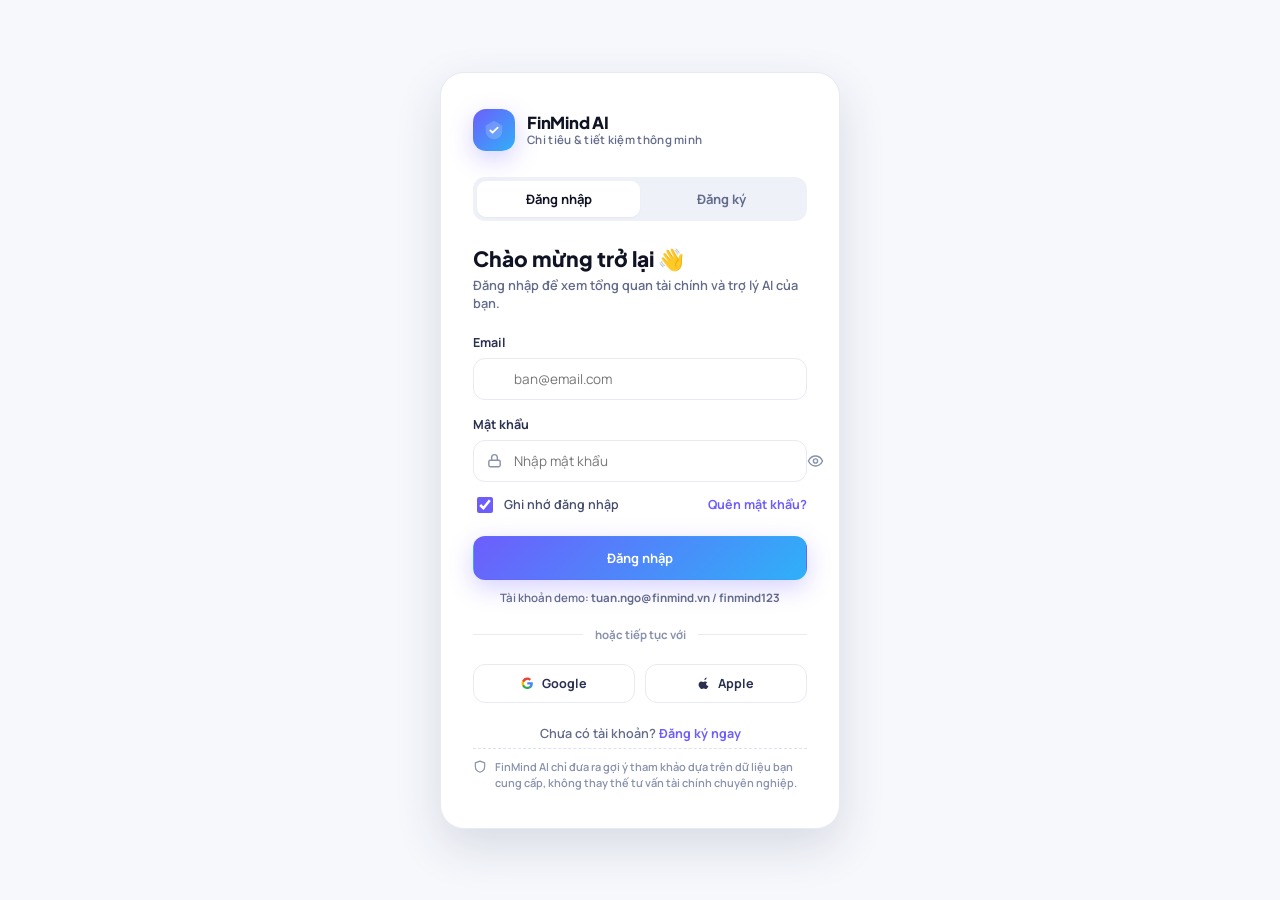
<file: frontend/index.html>
<!doctype html>
<html lang="vi">
<head>
<meta charset="UTF-8" />
<meta name="viewport" content="width=device-width, initial-scale=1.0" />
<title>FinMind AI — Đăng nhập</title>
<link rel="stylesheet" href="css/style.css?v=2" />
</head>
<body>
<div class="auth-shell">

  <section class="auth-form-col">
    <div class="auth-card">
      <div class="brand">
        <div class="brand-mark" id="logoIcon2" style="background:linear-gradient(135deg,var(--brand-1),var(--brand-2))"></div>
        <div class="brand-text"><b>FinMind AI</b><span>Chi tiêu &amp; tiết kiệm thông minh</span></div>
      </div>

      <div class="auth-tabs">
        <button id="tabLogin" class="active">Đăng nhập</button>
        <button id="tabRegister">Đăng ký</button>
      </div>

      <!-- LOGIN FORM -->
      <form id="loginForm">
        <h2>Chào mừng trở lại 👋</h2>
        <p class="lead">Đăng nhập để xem tổng quan tài chính và trợ lý AI của bạn.</p>

        <div class="field">
          <label>Email</label>
          <div class="input-icon-wrap" id="loginMailWrap">
            <input class="input" type="email" id="loginEmail" placeholder="ban@email.com" required />
          </div>
        </div>
        <div class="field">
          <label>Mật khẩu</label>
          <div class="input-icon-wrap" style="position:relative">
            <span id="loginLockIcon"></span>
            <input class="input" type="password" id="loginPass" placeholder="Nhập mật khẩu" required />
            <span class="pass-toggle" id="toggleLoginPass"></span>
          </div>
        </div>

        <div class="auth-row-between">
          <label class="checkbox-row"><input type="checkbox" checked /> Ghi nhớ đăng nhập</label>
          <span class="link-accent">Quên mật khẩu?</span>
        </div>

        <button type="submit" class="btn btn-primary w-full" id="loginSubmitBtn" style="justify-content:center;padding:12px;">Đăng nhập</button>
        <p class="text-muted" style="text-align:center;font-size:11.5px;margin-top:10px;">Tài khoản demo: <b>tuan.ngo@finmind.vn</b> / <b>finmind123</b></p>

        <div class="divider-or">hoặc tiếp tục với</div>
        <div class="oauth-row">
          <button type="button" class="oauth-btn" id="googleIcon">Google</button>
          <button type="button" class="oauth-btn" id="appleIcon">Apple</button>
        </div>

        <p class="auth-foot">Chưa có tài khoản? <span class="link-accent" id="goRegister">Đăng ký ngay</span></p>
      </form>

      <!-- REGISTER FORM -->
      <form id="registerForm" style="display:none">
        <h2>Tạo tài khoản mới ✨</h2>
        <p class="lead">Miễn phí, mất chưa đến 1 phút để bắt đầu quản lý chi tiêu.</p>

        <div class="field">
          <label>Họ và tên</label>
          <input class="input" type="text" id="regName" placeholder="Nguyễn Văn A" required />
        </div>
        <div class="field">
          <label>Email</label>
          <input class="input" type="email" id="regEmail" placeholder="ban@email.com" required />
        </div>
        <div class="field">
          <label>Mật khẩu</label>
          <input class="input" type="password" id="regPassword" placeholder="Tối thiểu 8 ký tự" required minlength="8" />
        </div>
        <div class="field">
          <label>Xác nhận mật khẩu</label>
          <input class="input" type="password" id="regPasswordConfirm" placeholder="Nhập lại mật khẩu" required minlength="8" />
        </div>
        <label class="checkbox-row" style="margin-bottom:18px;">
          <input type="checkbox" required /> Tôi đồng ý với Điều khoản sử dụng &amp; Chính sách bảo mật
        </label>

        <button type="submit" class="btn btn-primary w-full" id="registerSubmitBtn" style="justify-content:center;padding:12px;">Tạo tài khoản</button>

        <p class="auth-foot">Đã có tài khoản? <span class="link-accent" id="goLogin">Đăng nhập</span></p>
      </form>

      <div class="disclaimer" id="authDisclaimer">
        <span>FinMind AI chỉ đưa ra gợi ý tham khảo dựa trên dữ liệu bạn cung cấp, không thay thế tư vấn tài chính chuyên nghiệp.</span>
      </div>
    </div>
  </section>

</div>

<script src="js/icons.js"></script>
<script src="js/api.js"></script>
<script src="js/data.js"></script>
<script src="js/ui.js"></script>
<script>
  document.getElementById('logoIcon2').innerHTML = icon('logoMark');
  document.getElementById('loginLockIcon').outerHTML = icon('lock');
  document.getElementById('toggleLoginPass').innerHTML = icon('eye');
  document.getElementById('googleIcon').innerHTML = icon('google') + ' Google';
  document.getElementById('appleIcon').innerHTML = icon('apple') + ' Apple';
  document.getElementById('authDisclaimer').innerHTML = icon('shield') + '<span>FinMind AI chỉ đưa ra gợi ý tham khảo dựa trên dữ liệu bạn cung cấp, không thay thế tư vấn tài chính chuyên nghiệp.</span>';

  const tabLogin = document.getElementById('tabLogin');
  const tabRegister = document.getElementById('tabRegister');
  const loginForm = document.getElementById('loginForm');
  const registerForm = document.getElementById('registerForm');

  function showLogin(){
    tabLogin.classList.add('active'); tabRegister.classList.remove('active');
    loginForm.style.display='block'; registerForm.style.display='none';
  }
  function showRegister(){
    tabRegister.classList.add('active'); tabLogin.classList.remove('active');
    registerForm.style.display='block'; loginForm.style.display='none';
  }
  tabLogin.addEventListener('click', showLogin);
  tabRegister.addEventListener('click', showRegister);
  document.getElementById('goRegister').addEventListener('click', showRegister);
  document.getElementById('goLogin').addEventListener('click', showLogin);

  let passVisible = false;
  document.getElementById('toggleLoginPass').addEventListener('click', ()=>{
    passVisible = !passVisible;
    const inp = document.getElementById('loginPass');
    inp.type = passVisible ? 'text' : 'password';
    document.getElementById('toggleLoginPass').innerHTML = icon(passVisible?'eyeOff':'eye');
  });

  if(Api.isLoggedIn()){ window.location.href = 'dashboard.html'; }

  function setBusy(btn, busy, busyText, idleText){
    btn.disabled = busy;
    btn.textContent = busy ? busyText : idleText;
  }

  loginForm.addEventListener('submit', async (e)=>{
    e.preventDefault();
    const btn = document.getElementById('loginSubmitBtn');
    const email = document.getElementById('loginEmail').value.trim();
    const password = document.getElementById('loginPass').value;
    setBusy(btn, true, 'Đang đăng nhập…', 'Đăng nhập');
    try{
      const res = await Api.login(email, password);
      Api.setToken(res.access_token);
      clearViewPeriod();
      window.location.href = 'dashboard.html';
    }catch(err){
      showToast(err.message || 'Đăng nhập thất bại', 'error');
      setBusy(btn, false, '', 'Đăng nhập');
    }
  });

  registerForm.addEventListener('submit', async (e)=>{
    e.preventDefault();
    const btn = document.getElementById('registerSubmitBtn');
    const name = document.getElementById('regName').value.trim();
    const email = document.getElementById('regEmail').value.trim();
    const password = document.getElementById('regPassword').value;
    const confirm = document.getElementById('regPasswordConfirm').value;
    if(password !== confirm){ showToast('Mật khẩu xác nhận không khớp', 'error'); return; }

    setBusy(btn, true, 'Đang tạo tài khoản…', 'Tạo tài khoản');
    try{
      const res = await Api.register(email, password, name);
      Api.setToken(res.access_token);
      clearViewPeriod();
      window.location.href = 'dashboard.html';
    }catch(err){
      showToast(err.message || 'Đăng ký thất bại', 'error');
      setBusy(btn, false, '', 'Tạo tài khoản');
    }
  });
</script>
</body>
</html>
</file>
<file: frontend/css/style.css>
/* =========================================================
   FinMind AI — Hệ thống quản lý chi tiêu cá nhân tích hợp AI
   Design system dùng chung cho toàn bộ ứng dụng
   ========================================================= */

@import url('https://fonts.googleapis.com/css2?family=Plus+Jakarta+Sans:wght@400;500;600;700;800&family=Manrope:wght@400;500;600;700;800&display=swap');

:root{
  /* Bảng màu thương hiệu: gradient tím–xanh biển gợi "trí tuệ nhân tạo",
     tách biệt rõ với xanh lá (thu) / cam đỏ (chi) để đọc số liệu nhanh */
  --brand-1:#6d5efc;
  --brand-2:#2fb0f8;
  --brand-3:#17d1c4;
  --ink-900:#101323;
  --ink-800:#1b2036;
  --ink-700:#2a3050;
  --ink-600:#454c6e;
  --ink-500:#636b8c;
  --ink-400:#8891ad;
  --ink-300:#b3bad0;
  --ink-200:#dde1ec;
  --ink-100:#eef1f8;
  --ink-50:#f6f8fc;
  --white:#ffffff;

  --income:#16b981;
  --income-bg:#e7f9f1;
  --expense:#f65c6f;
  --expense-bg:#feecee;
  --warn:#f6a623;
  --warn-bg:#fef3dc;
  --info:#2fb0f8;
  --info-bg:#e7f5fe;
  --purple:#8b6df2;
  --purple-bg:#f1edfe;
  --teal:#17b3ac;
  --teal-bg:#e5f9f7;

  --bg-app: radial-gradient(1200px 600px at 100% -10%, #eef2ff 0%, #f6f8fc 45%) fixed;
  --card:#ffffff;
  --border: #e7eaf3;
  --shadow-sm: 0 1px 2px rgba(16,19,35,.04);
  --shadow-md: 0 6px 20px rgba(35,41,80,.07);
  --shadow-lg: 0 18px 48px rgba(35,41,80,.14);
  --shadow-glow: 0 8px 24px rgba(109,94,252,.28);

  --radius-sm:10px;
  --radius-md:16px;
  --radius-lg:22px;
  --radius-pill:999px;

  --font-display:'Plus Jakarta Sans', 'Manrope', system-ui, sans-serif;
  --font-body:'Manrope', 'Plus Jakarta Sans', system-ui, sans-serif;

  --sidebar-w: 268px;
  --sidebar-w-collapsed: 84px;
  --header-h: 76px;
}

*,*::before,*::after{ box-sizing:border-box; }
html,body{ height:100%; }
body{
  margin:0;
  font-family:var(--font-body);
  color:var(--ink-800);
  background:var(--bg-app);
  -webkit-font-smoothing:antialiased;
  font-size:14.5px;
}
h1,h2,h3,h4{ font-family:var(--font-display); color:var(--ink-900); margin:0; }
p{ margin:0; }
a{ color:inherit; text-decoration:none; }
button{ font-family:inherit; }
ul{ list-style:none; margin:0; padding:0; }
img{ max-width:100%; display:block; }
/* An toàn cho mọi icon SVG: nếu một nơi nào đó quên khai báo kích thước riêng,
   SVG sẽ co theo cỡ chữ (1em) thay vì phình ra kích thước mặc định ~150px của trình duyệt. */
svg{ width:1em; height:1em; flex:none; }
::selection{ background:rgba(109,94,252,.22); }

/* ---------- Scrollbar ---------- */
::-webkit-scrollbar{ width:9px; height:9px; }
::-webkit-scrollbar-track{ background:transparent; }
::-webkit-scrollbar-thumb{ background:var(--ink-200); border-radius:99px; }
::-webkit-scrollbar-thumb:hover{ background:var(--ink-300); }

/* ---------- Brand mark ---------- */
.brand{ display:flex; align-items:center; gap:12px; }
.brand-mark{
  width:42px; height:42px; border-radius:13px; flex:none;
  background:linear-gradient(135deg, var(--brand-1), var(--brand-2) 60%, var(--brand-3));
  display:flex; align-items:center; justify-content:center;
  box-shadow: var(--shadow-glow);
}
.brand-mark svg{ width:22px; height:22px; }
.brand-text{ line-height:1.2; }
.brand-text b{ display:block; font-family:var(--font-display); font-weight:800; font-size:16.5px; color:var(--ink-900); letter-spacing:-.2px; }
.brand-text span{ display:block; font-size:11.5px; color:var(--ink-500); font-weight:600; letter-spacing:.3px; }

/* =========================================================
   APP SHELL — sidebar + header + content
   ========================================================= */
.app-shell{ display:flex; min-height:100vh; }

.sidebar{
  width:var(--sidebar-w); flex:none;
  background:linear-gradient(180deg,#161a30, #0f1224 85%);
  color:#c7cbe6;
  padding:22px 16px 18px;
  display:flex; flex-direction:column; gap:6px;
  position:sticky; top:0; height:100vh;
  transition:width .22s ease;
  z-index:40;
}
.sidebar.collapsed{ width:var(--sidebar-w-collapsed); }
.sidebar .brand-text b{ color:#fff; }
.sidebar .brand-text span{ color:#8890b8; }
.sidebar.collapsed .brand-text,
.sidebar.collapsed .nav-label,
.sidebar.collapsed .nav-section-title,
.sidebar.collapsed .sidebar-cta{ display:none; }
.sidebar.collapsed .brand{ justify-content:center; }
.sidebar.collapsed .nav-item{ justify-content:center; }

.sidebar-top{ display:flex; align-items:center; justify-content:space-between; padding:2px 4px 18px; }
.sidebar-toggle{
  width:30px; height:30px; border-radius:9px; border:1px solid rgba(255,255,255,.1);
  background:rgba(255,255,255,.06); color:#c7cbe6; cursor:pointer; flex:none;
  display:flex; align-items:center; justify-content:center; transition:.15s;
}
.sidebar-toggle:hover{ background:rgba(255,255,255,.14); color:#fff; }
.sidebar.collapsed .sidebar-toggle svg{ transform:rotate(180deg); }

.nav-section-title{ font-size:10.5px; font-weight:700; letter-spacing:1.2px; color:#5c6390; text-transform:uppercase; padding:16px 12px 6px; }
.nav-scroll{ flex:1; overflow-y:auto; overflow-x:hidden; margin:0 -4px; padding:0 4px; }

.nav-item{
  display:flex; align-items:center; gap:12px; padding:11px 13px; border-radius:12px;
  font-weight:600; font-size:13.8px; color:#aab0d4; cursor:pointer; position:relative;
  transition:background .15s, color .15s;
}
.nav-item svg{ width:19px; height:19px; flex:none; opacity:.9; }
.nav-item:hover{ background:rgba(255,255,255,.06); color:#fff; }
.nav-item.active{
  background:linear-gradient(90deg, rgba(109,94,252,.35), rgba(47,176,248,.16));
  color:#fff;
  box-shadow: inset 0 0 0 1px rgba(255,255,255,.06);
}
.nav-item.active::before{
  content:''; position:absolute; left:-16px; top:8px; bottom:8px; width:4px; border-radius:4px;
  background:linear-gradient(180deg, var(--brand-1), var(--brand-3));
}
.nav-badge{
  margin-left:auto; font-size:10.5px; font-weight:800; padding:2px 7px; border-radius:99px;
  background:rgba(255,255,255,.12); color:#e8eaff;
}
.nav-badge.ai{ background:linear-gradient(90deg,var(--brand-1),var(--brand-3)); color:#fff; }

.sidebar-cta{
  margin-top:10px; padding:16px 14px; border-radius:16px;
  background:linear-gradient(155deg, rgba(109,94,252,.9), rgba(23,209,196,.55));
  color:#fff; position:relative; overflow:hidden;
}
.sidebar-cta h4{ color:#fff; font-size:13.5px; margin-bottom:4px; }
.sidebar-cta p{ font-size:11.5px; color:rgba(255,255,255,.85); line-height:1.4; margin-bottom:10px; }
.sidebar-cta button{
  width:100%; border:none; padding:8px 10px; border-radius:10px; font-weight:700; font-size:12px;
  background:#fff; color:var(--ink-900); cursor:pointer;
}

.sidebar-foot{ margin-top:8px; }
.sidebar-user{ display:flex; align-items:center; gap:10px; padding:10px 8px; border-radius:12px; cursor:pointer; }
.sidebar-user:hover{ background:rgba(255,255,255,.06); }
.avatar{
  width:36px; height:36px; border-radius:11px; flex:none; object-fit:cover;
  background:linear-gradient(135deg,var(--brand-1),var(--brand-2));
  display:flex; align-items:center; justify-content:center; color:#fff; font-weight:800; font-size:13px;
}
.sidebar-user .u-name{ font-size:13px; font-weight:700; color:#fff; }
.sidebar-user .u-role{ font-size:11px; color:#8890b8; }

/* ---------- Main column ---------- */
.main-col{ flex:1; min-width:0; display:flex; flex-direction:column; }

.topbar{
  height:var(--header-h); flex:none; position:sticky; top:0; z-index:30;
  display:flex; align-items:center; gap:16px;
  padding:0 28px; background:rgba(246,248,252,.78); backdrop-filter:blur(10px);
  border-bottom:1px solid var(--border);
}
.topbar-title{ flex:1 1 auto; min-width:0; }
.topbar h1{ font-size:19px; font-weight:800; letter-spacing:-.3px; white-space:nowrap; overflow:hidden; text-overflow:ellipsis; }
.topbar .subtitle{ font-size:12.5px; color:var(--ink-500); font-weight:600; margin-top:1px; white-space:nowrap; overflow:hidden; text-overflow:ellipsis; }
.topbar-spacer{ flex:1; }

.search-box{
  display:flex; align-items:center; gap:8px; background:var(--white); border:1px solid var(--border);
  padding:9px 14px; border-radius:var(--radius-pill); width:230px; flex:none; color:var(--ink-500);
}
.search-box input{ border:none; outline:none; font-size:13px; width:100%; background:transparent; }
.search-box svg{ flex:none; width:16px; height:16px; color:var(--ink-400); }

.period-select-wrap{
  display:flex; align-items:center; gap:7px; background:var(--white); border:1px solid var(--border);
  padding:8px 10px; border-radius:12px; color:var(--ink-500); cursor:pointer; flex:none; position:relative;
}
.period-select-wrap svg{ width:16px; height:16px; flex:none; }
.period-select-wrap svg:last-child{ width:13px; height:13px; color:var(--ink-400); }
.period-select-wrap select{
  border:none; outline:none; background:transparent; font-family:inherit; font-size:12.8px; font-weight:700;
  color:var(--ink-800); cursor:pointer; appearance:none; -webkit-appearance:none; padding-right:2px;
}

.icon-btn{
  width:40px; height:40px; border-radius:12px; border:1px solid var(--border); background:var(--white);
  display:flex; align-items:center; justify-content:center; cursor:pointer; position:relative; color:var(--ink-600);
  transition:.15s; flex:none;
}
.icon-btn:hover{ border-color:var(--brand-1); color:var(--brand-1); }
.icon-btn svg{ width:18px; height:18px; }
.dot-badge{
  position:absolute; top:-4px; right:-4px; background:var(--expense); color:#fff; font-size:9.5px; font-weight:800;
  min-width:16px; height:16px; border-radius:99px; display:flex; align-items:center; justify-content:center; padding:0 3px;
  border:2px solid var(--white);
}
.topbar-user{
  display:flex; align-items:center; gap:10px; cursor:pointer; padding:5px 10px 5px 5px; border-radius:99px;
  border:1px solid var(--border); background:var(--white); flex:none; white-space:nowrap;
}
.topbar-user .avatar{ width:32px; height:32px; border-radius:10px; flex:none; }
.topbar-user-info{ flex:none; line-height:1.3; }
.topbar-user b{ font-size:12.8px; display:block; white-space:nowrap; }
.topbar-user span{ display:block; font-size:10.5px; color:var(--ink-500); white-space:nowrap; }
.topbar-user > svg{ width:14px; height:14px; flex:none; color:var(--ink-400); }

.content{ padding:26px 28px 60px; flex:1; }

/* =========================================================
   REUSABLE COMPONENTS
   ========================================================= */
.page-head{ display:flex; align-items:flex-end; justify-content:space-between; gap:16px; margin-bottom:22px; flex-wrap:wrap; }
.page-head h2{ font-size:24px; font-weight:800; letter-spacing:-.4px; }
.page-head p{ color:var(--ink-500); font-size:13.5px; margin-top:4px; font-weight:600; }
.head-actions{ display:flex; gap:10px; flex-wrap:wrap; }

.btn{
  display:inline-flex; align-items:center; gap:8px; border-radius:12px; padding:10px 16px;
  font-weight:700; font-size:13px; cursor:pointer; border:1px solid transparent; transition:.15s;
  white-space:nowrap;
}
.btn svg{ width:16px; height:16px; }
.btn-primary{ background:linear-gradient(135deg,var(--brand-1),var(--brand-2)); color:#fff; box-shadow:var(--shadow-glow); }
.btn-primary:hover{ filter:brightness(1.06); transform:translateY(-1px); }
.btn-ghost{ background:var(--white); color:var(--ink-700); border-color:var(--border); }
.btn-ghost:hover{ border-color:var(--brand-1); color:var(--brand-1); }
.btn-soft{ background:var(--purple-bg); color:var(--purple); }
.btn-sm{ padding:7px 12px; font-size:12px; border-radius:10px; }
.btn-danger-ghost{ background:var(--expense-bg); color:var(--expense); }
.btn:disabled{ opacity:.5; cursor:not-allowed; }

.card{ background:var(--card); border:1px solid var(--border); border-radius:var(--radius-lg); box-shadow:var(--shadow-sm); }
.card-pad{ padding:22px; }
.card-head{ display:flex; align-items:center; justify-content:space-between; gap:10px; margin-bottom:16px; }
.card-head h3{ font-size:15px; font-weight:800; letter-spacing:-.1px; }
.card-head .muted-link{ font-size:12px; font-weight:700; color:var(--brand-1); cursor:pointer; display:flex; align-items:center; gap:4px; }
.card-sub{ font-size:12px; color:var(--ink-500); font-weight:600; margin-top:2px; }

.grid{ display:grid; gap:18px; }
.grid-4{ grid-template-columns:repeat(4,1fr); }
.grid-3{ grid-template-columns:repeat(3,1fr); }
.grid-5{ grid-template-columns:repeat(5,1fr); }
@media (max-width:1180px){ .grid-5{ grid-template-columns:repeat(3,1fr); } }
@media (max-width:640px){ .grid-5{ grid-template-columns:1fr 1fr; } }
.grid-2{ grid-template-columns:repeat(2,1fr); }
.grid-main-side{ grid-template-columns:2.15fr 1fr; align-items:start; }
@media (max-width:1180px){ .grid-4{grid-template-columns:repeat(2,1fr);} .grid-main-side{grid-template-columns:1fr;} .grid-3{grid-template-columns:repeat(2,1fr);} }
@media (max-width:640px){ .grid-4,.grid-3,.grid-2{grid-template-columns:1fr;} }

/* KPI stat card */
.stat-card{ padding:20px; position:relative; overflow:hidden; }
.stat-card .stat-top{ display:flex; align-items:center; justify-content:space-between; margin-bottom:14px; }
.stat-icon{ width:42px; height:42px; border-radius:13px; display:flex; align-items:center; justify-content:center; }
.stat-icon svg{ width:20px; height:20px; }
.stat-icon.income{ background:var(--income-bg); color:var(--income); }
.stat-icon.expense{ background:var(--expense-bg); color:var(--expense); }
.stat-icon.info{ background:var(--info-bg); color:var(--info); }
.stat-icon.purple{ background:var(--purple-bg); color:var(--purple); }
.stat-icon.warn{ background:var(--warn-bg); color:var(--warn); }
.stat-icon.teal{ background:var(--teal-bg); color:var(--teal); }
.stat-trend{ font-size:11.5px; font-weight:800; display:flex; align-items:center; gap:3px; padding:4px 8px; border-radius:99px; }
.stat-trend.up{ color:var(--income); background:var(--income-bg); }
.stat-trend.down{ color:var(--expense); background:var(--expense-bg); }
.stat-trend svg{ width:11px; height:11px; }
.stat-label{ font-size:12.5px; color:var(--ink-500); font-weight:700; margin-bottom:6px; }
.stat-value{ font-size:24px; font-weight:800; color:var(--ink-900); letter-spacing:-.4px; }

/* Progress bar */
.progress{ height:8px; border-radius:99px; background:var(--ink-100); overflow:hidden; }
.progress > span{ display:block; height:100%; border-radius:99px; background:linear-gradient(90deg,var(--brand-1),var(--brand-2)); }
.progress.ok > span{ background:linear-gradient(90deg,#16b981,#17d1c4); }
.progress.warn > span{ background:linear-gradient(90deg,#f6a623,#f6c945); }
.progress.danger > span{ background:linear-gradient(90deg,#f65c6f,#ff8b6b); }

/* Pill / badge */
.pill{ display:inline-flex; align-items:center; gap:5px; padding:4px 10px; border-radius:99px; font-size:11px; font-weight:800; }
.pill.income{ background:var(--income-bg); color:var(--income); }
.pill.expense{ background:var(--expense-bg); color:var(--expense); }
.pill.info{ background:var(--info-bg); color:var(--info); }
.pill.warn{ background:var(--warn-bg); color:#a9720a; }
.pill.purple{ background:var(--purple-bg); color:var(--purple); }
.pill.neutral{ background:var(--ink-100); color:var(--ink-600); }

/* Table */
.table-wrap{ overflow-x:auto; }
table.data-table{ width:100%; border-collapse:collapse; font-size:13px; }
.data-table th{ text-align:left; font-size:11px; text-transform:uppercase; letter-spacing:.5px; color:var(--ink-400); font-weight:800; padding:10px 14px; border-bottom:1px solid var(--border); white-space:nowrap; }
.data-table td{ padding:13px 14px; border-bottom:1px solid var(--ink-100); color:var(--ink-700); font-weight:600; white-space:nowrap; }
.data-table tr:last-child td{ border-bottom:none; }
.data-table tbody tr{ transition:background .12s; }
.data-table tbody tr:hover{ background:var(--ink-50); }
.cell-cat{ display:flex; align-items:center; gap:9px; font-weight:700; }
.cat-badge{ width:30px; height:30px; border-radius:10px; display:flex; align-items:center; justify-content:center; font-size:14px; flex:none; }
.amount-pos{ color:var(--income); font-weight:800; }
.amount-neg{ color:var(--expense); font-weight:800; }

/* Form controls */
.field{ margin-bottom:16px; }
.field label{ display:block; font-size:12.5px; font-weight:700; color:var(--ink-700); margin-bottom:7px; }
.field .hint{ font-weight:600; color:var(--ink-400); font-size:11px; }
.input, select.input, textarea.input{
  width:100%; border:1.5px solid var(--border); background:var(--white); border-radius:12px; padding:11px 14px;
  font-size:13.5px; font-family:inherit; color:var(--ink-800); outline:none; transition:.15s;
}
.input:focus{ border-color:var(--brand-1); box-shadow:0 0 0 4px rgba(109,94,252,.12); }
.input-icon-wrap{ position:relative; }
.input-icon-wrap .input{ padding-left:40px; }
.input-icon-wrap svg{ position:absolute; left:13px; top:50%; transform:translateY(-50%); width:17px; height:17px; color:var(--ink-400); }
textarea.input{ resize:vertical; min-height:80px; }
.toggle-row{ display:grid; grid-template-columns:1fr 1fr; gap:12px; }
.toggle-opt{
  border:1.5px solid var(--border); border-radius:14px; padding:14px; display:flex; align-items:center; gap:10px;
  cursor:pointer; font-weight:700; font-size:13.5px; color:var(--ink-500); transition:.15s;
}
.toggle-opt svg{ width:18px; height:18px; }
.toggle-opt.active.income{ border-color:var(--income); background:var(--income-bg); color:var(--income); }
.toggle-opt.active.expense{ border-color:var(--expense); background:var(--expense-bg); color:var(--expense); }

/* Checkbox */
.checkbox-row{ display:flex; align-items:center; gap:8px; font-size:12.5px; font-weight:600; color:var(--ink-600); }
.checkbox-row input{ width:16px; height:16px; accent-color:var(--brand-1); }

/* AI insight list items */
.ai-tip{ display:flex; gap:12px; padding:13px; border-radius:14px; background:var(--ink-50); margin-bottom:10px; border:1px solid transparent; transition:.15s; }
.ai-tip:hover{ border-color:var(--ink-200); background:var(--white); box-shadow:var(--shadow-sm); }
.ai-tip:last-child{ margin-bottom:0; }
.ai-tip .ai-tip-icon{ width:34px; height:34px; border-radius:10px; flex:none; display:flex; align-items:center; justify-content:center; }
.ai-tip .ai-tip-icon svg{ width:16px; height:16px; }
.ai-tip p{ font-size:12.5px; color:var(--ink-700); font-weight:600; line-height:1.5; }
.ai-tip a{ display:block; font-size:11.5px; font-weight:800; color:var(--brand-1); margin-top:5px; }

.panel-ai-header{
  display:flex; align-items:center; gap:10px; margin-bottom:16px;
}
.panel-ai-header .stat-icon{ background:linear-gradient(135deg,var(--brand-1),var(--brand-3)); color:#fff; }

/* Empty / disclaimer note */
.disclaimer{ display:flex; gap:8px; align-items:flex-start; font-size:11px; color:var(--ink-400); font-weight:600; padding-top:10px; margin-top:6px; border-top:1px dashed var(--ink-200); line-height:1.5; }
.disclaimer svg{ width:14px; height:14px; flex:none; margin-top:1px; }

/* Filters bar */
.filters-bar{ display:flex; flex-wrap:wrap; gap:10px; margin-bottom:18px; }
.filters-bar .input, .filters-bar select{ min-width:160px; }
.filters-bar .grow{ flex:1; min-width:220px; }

/* Pagination */
.pagination{ display:flex; align-items:center; justify-content:space-between; margin-top:16px; flex-wrap:wrap; gap:10px; }
.pagination .p-info{ font-size:12px; color:var(--ink-500); font-weight:600; }
.pagination .p-btns{ display:flex; gap:6px; }
.p-btn{ width:32px; height:32px; border-radius:9px; border:1px solid var(--border); background:var(--white); font-weight:700; font-size:12.5px; cursor:pointer; display:flex; align-items:center; justify-content:center; color:var(--ink-600); }
.p-btn.active{ background:linear-gradient(135deg,var(--brand-1),var(--brand-2)); color:#fff; border-color:transparent; }
.p-btn:hover:not(.active){ border-color:var(--brand-1); color:var(--brand-1); }

/* Tabs */
.tabs{ display:flex; gap:6px; background:var(--ink-100); padding:4px; border-radius:12px; width:max-content; }
.tab{ padding:8px 16px; border-radius:9px; font-size:12.8px; font-weight:700; color:var(--ink-500); cursor:pointer; }
.tab.active{ background:var(--white); color:var(--ink-900); box-shadow:var(--shadow-sm); }

/* Category card */
.category-card{ border:1px solid var(--border); border-radius:16px; padding:16px; display:flex; flex-direction:column; gap:10px; transition:.15s; }
.category-card:hover{ box-shadow:var(--shadow-md); transform:translateY(-2px); }
.cat-card-top{ display:flex; align-items:center; justify-content:space-between; }
.cat-icon-lg{ width:44px; height:44px; border-radius:13px; display:flex; align-items:center; justify-content:center; font-size:20px; }
.cat-name{ font-weight:800; font-size:14px; }
.cat-percent{ font-size:11.5px; color:var(--ink-400); font-weight:700; }
.cat-amount{ font-size:18px; font-weight:800; }
.cat-actions{ display:flex; gap:8px; margin-top:2px; }
.cat-actions button{ flex:1; padding:7px; border-radius:9px; border:1px solid var(--border); background:var(--white); cursor:pointer; color:var(--ink-500); display:flex; align-items:center; justify-content:center; }
.cat-actions button:hover{ border-color:var(--brand-1); color:var(--brand-1); }
.cat-actions button.danger:hover{ border-color:var(--expense); color:var(--expense); }
.cat-actions svg{ width:15px; height:15px; }

/* Goal card */
.goal-card{ border:1px solid var(--border); border-radius:18px; padding:20px; display:flex; gap:18px; align-items:center; flex-wrap:wrap; }
.goal-ring{ position:relative; width:84px; height:84px; flex:none; }
.goal-ring svg{ width:100%; height:100%; transform:rotate(-90deg); }
.goal-ring .ring-pct{ position:absolute; inset:0; display:flex; align-items:center; justify-content:center; font-weight:800; font-size:15px; }
.goal-body{ flex:1; min-width:200px; }
.goal-title-row{ display:flex; align-items:center; gap:10px; margin-bottom:4px; }
.goal-emoji{ width:38px; height:38px; border-radius:12px; display:flex; align-items:center; justify-content:center; font-size:18px; flex:none; }
.goal-meta{ display:flex; gap:22px; margin-top:10px; flex-wrap:wrap; font-size:12px; color:var(--ink-500); font-weight:700; }
.goal-meta b{ display:block; color:var(--ink-900); font-size:14px; font-weight:800; }

/* Chat */
.chat-shell{ display:grid; grid-template-columns:260px 1.7fr 1fr; gap:18px; align-items:stretch; height:calc(100vh - var(--header-h) - 130px); min-height:560px; }
@media (max-width:1180px){ .chat-shell{ grid-template-columns:1fr; height:auto; } }
.chat-list{ display:flex; flex-direction:column; gap:8px; overflow-y:auto; padding-right:2px; }
.chat-list-item{ padding:11px 12px; border-radius:12px; cursor:pointer; border:1px solid transparent; }
.chat-list-item:hover{ background:var(--ink-50); }
.chat-list-item.active{ background:var(--purple-bg); border-color:#e0d8fe; }
.chat-list-item b{ font-size:12.8px; display:block; }
.chat-list-item p{ font-size:11.5px; color:var(--ink-500); font-weight:600; margin-top:2px; white-space:nowrap; overflow:hidden; text-overflow:ellipsis; }
.chat-list-item .t{ font-size:10px; color:var(--ink-400); float:right; font-weight:700; }

.chat-window{ display:flex; flex-direction:column; min-height:0; }
.chat-messages{ flex:1; overflow-y:auto; padding:6px 4px; display:flex; flex-direction:column; gap:16px; }
.msg{ display:flex; gap:10px; max-width:88%; }
.msg.me{ align-self:flex-end; flex-direction:row-reverse; }
.msg-avatar{ width:32px; height:32px; border-radius:10px; flex:none; display:flex; align-items:center; justify-content:center; }
.msg-avatar.ai{ background:linear-gradient(135deg,var(--brand-1),var(--brand-3)); color:#fff; }
.msg-avatar.me{ background:var(--ink-200); color:var(--ink-700); font-weight:800; font-size:12px; }
.msg-bubble{ background:var(--ink-50); border-radius:16px; padding:13px 16px; font-size:13px; line-height:1.6; font-weight:600; color:var(--ink-700); }
.msg.me .msg-bubble{ background:linear-gradient(135deg,var(--brand-1),var(--brand-2)); color:#fff; }
.msg-time{ font-size:10px; color:var(--ink-400); margin-top:4px; font-weight:700; }
.msg-rich{ background:var(--white); border:1px solid var(--border); border-radius:16px; padding:16px; max-width:420px; }
.chat-quick{ display:flex; gap:8px; flex-wrap:wrap; margin:12px 0; }
.chat-quick button{ padding:8px 13px; border-radius:99px; border:1px solid var(--border); background:var(--white); font-weight:700; font-size:12px; color:var(--ink-700); cursor:pointer; }
.chat-quick button:hover{ border-color:var(--brand-1); color:var(--brand-1); }
.chat-input-row{ display:flex; align-items:center; gap:10px; border:1.5px solid var(--border); border-radius:16px; padding:8px 8px 8px 16px; margin-top:14px; }
.chat-input-row input{ flex:1; border:none; outline:none; font-size:13.5px; font-family:inherit; background:transparent; }
.chat-input-row .send-btn{ width:38px; height:38px; border-radius:12px; border:none; background:linear-gradient(135deg,var(--brand-1),var(--brand-2)); color:#fff; display:flex; align-items:center; justify-content:center; cursor:pointer; }
.chat-input-row .icon-btn{ width:34px; height:34px; border:none; background:transparent; }
.chat-foot-note{ font-size:10.5px; color:var(--ink-400); text-align:center; margin-top:8px; font-weight:600; }

/* Mini stat row inside chat context panel */
.mini-stat{ display:flex; align-items:center; gap:10px; padding:11px 0; border-bottom:1px solid var(--ink-100); }
.mini-stat:last-child{ border-bottom:none; }
.mini-stat .stat-icon{ width:34px; height:34px; border-radius:10px; }
.mini-stat .stat-icon svg{ width:16px; height:16px; }
.mini-stat .ms-label{ font-size:11.5px; color:var(--ink-500); font-weight:700; }
.mini-stat .ms-value{ font-size:14px; font-weight:800; color:var(--ink-900); }

/* Timeline (milestones) */
.timeline{ display:flex; align-items:flex-start; overflow-x:auto; padding:8px 4px 4px; gap:0; }
.tl-item{ display:flex; flex-direction:column; align-items:center; min-width:150px; position:relative; }
.tl-dot{ width:34px; height:34px; border-radius:99px; display:flex; align-items:center; justify-content:center; background:var(--ink-100); color:var(--ink-400); font-weight:800; z-index:1; border:3px solid var(--white); box-shadow:0 0 0 1px var(--ink-200); }
.tl-dot.done{ background:var(--income); color:#fff; box-shadow:0 0 0 1px var(--income); }
.tl-dot.next{ background:linear-gradient(135deg,var(--brand-1),var(--brand-2)); color:#fff; box-shadow:0 0 0 1px var(--brand-1); }
.tl-line{ position:absolute; top:17px; left:-50%; width:100%; height:2px; background:var(--ink-200); z-index:0; }
.tl-item:first-child .tl-line{ display:none; }
.tl-item.done .tl-line{ background:var(--income); }
.tl-label{ font-size:12px; font-weight:800; margin-top:10px; text-align:center; }
.tl-date{ font-size:10.5px; color:var(--ink-400); font-weight:700; margin-top:2px; }
.tl-status{ font-size:10px; font-weight:800; margin-top:4px; padding:2px 8px; border-radius:99px; }
.tl-status.done{ color:var(--income); background:var(--income-bg); }
.tl-status.next{ color:var(--brand-1); background:var(--purple-bg); }
.tl-status.locked{ color:var(--ink-400); background:var(--ink-100); }

/* Auth pages */
.auth-shell{ min-height:100vh; display:grid; grid-template-columns:1fr; background:var(--ink-50); }
.auth-visual{
  background:linear-gradient(160deg,#171a30 0%, #1f1848 55%, #0f2e4a 100%);
  color:#fff; padding:52px 56px; position:relative; overflow:hidden; display:flex; flex-direction:column;
}
.auth-visual::before{
  content:''; position:absolute; width:520px; height:520px; border-radius:50%;
  background:radial-gradient(circle, rgba(109,94,252,.35), transparent 70%); top:-160px; right:-160px;
}
.auth-visual::after{
  content:''; position:absolute; width:420px; height:420px; border-radius:50%;
  background:radial-gradient(circle, rgba(23,209,196,.25), transparent 70%); bottom:-140px; left:-100px;
}
.auth-visual > *{ position:relative; z-index:1; }
.auth-headline{ margin-top:56px; max-width:480px; }
.auth-headline h1{ color:#fff; font-size:34px; line-height:1.25; letter-spacing:-.6px; font-weight:800; }
.auth-headline h1 em{ font-style:normal; background:linear-gradient(90deg,#a9a0ff,#7fe6dc); -webkit-background-clip:text; background-clip:text; color:transparent; }
.auth-headline p{ color:#b7bcdc; margin-top:14px; font-size:14.5px; line-height:1.6; font-weight:500; max-width:420px; }

.auth-mock{ margin-top:38px; background:rgba(255,255,255,.06); border:1px solid rgba(255,255,255,.12); border-radius:20px; padding:20px; backdrop-filter:blur(6px); max-width:460px; }
.auth-mock-row{ display:flex; gap:12px; margin-bottom:12px; }
.auth-mock-card{ flex:1; background:rgba(255,255,255,.07); border-radius:14px; padding:14px; }
.auth-mock-card .l{ font-size:10.5px; color:#a9aed4; font-weight:700; }
.auth-mock-card .v{ font-size:16px; font-weight:800; color:#fff; margin-top:6px; }

.auth-ai-showcase{ margin-top:38px; background:rgba(255,255,255,.06); border:1px solid rgba(255,255,255,.12); border-radius:20px; padding:26px 22px 22px; backdrop-filter:blur(6px); max-width:460px; text-align:center; }
.ai-orb-wrap{ width:86px; height:86px; margin:2px auto 18px; position:relative; }
.ai-orb{ position:absolute; inset:0; border-radius:50%; background:linear-gradient(135deg,var(--brand-1),var(--brand-2) 55%,var(--brand-3)); display:flex; align-items:center; justify-content:center; animation:orbPulse 2.6s ease-out infinite; }
.ai-orb svg{ width:32px; height:32px; color:#fff; }
@keyframes orbPulse{
  0%{ box-shadow:0 0 0 0 rgba(109,94,252,.5); }
  70%{ box-shadow:0 0 0 22px rgba(109,94,252,0); }
  100%{ box-shadow:0 0 0 0 rgba(109,94,252,0); }
}
.ai-showcase-tags{ display:flex; flex-wrap:wrap; gap:8px; justify-content:center; margin-bottom:18px; }
.ai-showcase-tags span{ font-size:11.3px; font-weight:700; color:#e8eaff; background:rgba(255,255,255,.09); border:1px solid rgba(255,255,255,.16); padding:6px 12px; border-radius:99px; }
.auth-mock-chat{ display:flex; gap:9px; align-items:flex-start; background:rgba(255,255,255,.05); border-radius:12px; padding:11px; text-align:left; }
.auth-mock-chat .msg-avatar{ width:26px; height:26px; }
.auth-mock-chat p{ font-size:11.8px; color:#dfe1f5; font-weight:600; line-height:1.5; }

.auth-features{ margin-top:auto; padding-top:36px; display:grid; grid-template-columns:1fr 1fr; gap:16px; }
.auth-feature{ display:flex; gap:11px; align-items:flex-start; }
.auth-feature .fi{ width:34px; height:34px; border-radius:10px; background:rgba(255,255,255,.1); display:flex; align-items:center; justify-content:center; flex:none; }
.auth-feature .fi svg{ width:16px; height:16px; color:#c9cdf0; }
.auth-feature b{ font-size:12.8px; color:#fff; display:block; }
.auth-feature span{ font-size:11.2px; color:#a3a8cc; font-weight:500; line-height:1.4; }

.auth-form-col{ display:flex; align-items:center; justify-content:center; padding:40px 32px; background:var(--ink-50); }
.auth-card{ width:100%; max-width:400px; background:var(--white); border-radius:24px; padding:36px 32px; box-shadow:var(--shadow-lg); border:1px solid var(--border); }
.auth-card .brand{ margin-bottom:26px; }
.auth-tabs{ display:flex; background:var(--ink-100); padding:4px; border-radius:12px; margin-bottom:24px; }
.auth-tabs button{ flex:1; border:none; background:transparent; padding:9px; border-radius:9px; font-weight:700; font-size:13px; color:var(--ink-500); cursor:pointer; }
.auth-tabs button.active{ background:var(--white); color:var(--ink-900); box-shadow:var(--shadow-sm); }
.auth-card h2{ font-size:21px; font-weight:800; margin-bottom:4px; }
.auth-card .lead{ font-size:12.8px; color:var(--ink-500); font-weight:600; margin-bottom:22px; }
.auth-row-between{ display:flex; align-items:center; justify-content:space-between; margin:-4px 0 20px; }
.link-accent{ color:var(--brand-1); font-weight:700; font-size:12.5px; cursor:pointer; }
.divider-or{ display:flex; align-items:center; gap:12px; margin:22px 0; color:var(--ink-400); font-size:11.5px; font-weight:700; }
.divider-or::before, .divider-or::after{ content:''; flex:1; height:1px; background:var(--border); }
.oauth-row{ display:flex; gap:10px; }
.oauth-btn{ flex:1; display:flex; align-items:center; justify-content:center; gap:8px; padding:10px; border-radius:12px; border:1.5px solid var(--border); background:var(--white); font-weight:700; font-size:12.6px; color:var(--ink-700); cursor:pointer; }
.oauth-btn:hover{ border-color:var(--ink-300); }
.auth-foot{ text-align:center; font-size:12.6px; color:var(--ink-500); font-weight:600; margin-top:22px; }
.pass-toggle{ position:absolute; right:13px; top:50%; transform:translateY(-50%); cursor:pointer; color:var(--ink-400); }

/* AI report grid (AI Analysis page) */
.report-hero{ display:flex; align-items:center; gap:14px; margin-bottom:6px; }
.report-hero .stat-icon{ width:48px; height:48px; background:linear-gradient(135deg,var(--brand-1),var(--brand-3)); color:#fff; }
.confidence-chip{ margin-left:auto; display:flex; align-items:center; gap:8px; background:var(--income-bg); color:var(--income); padding:8px 14px; border-radius:99px; font-weight:800; font-size:12.5px; }
.quad-grid{ display:grid; grid-template-columns:1fr 1fr; gap:14px; margin-top:18px; }
@media (max-width:900px){ .quad-grid{ grid-template-columns:1fr; } }
.quad-card{ border:1px solid var(--border); border-radius:16px; padding:16px; }
.quad-card .qh{ display:flex; align-items:center; gap:9px; margin-bottom:11px; font-weight:800; font-size:13px; }
.quad-card .qh .stat-icon{ width:30px; height:30px; border-radius:10px; }
.quad-card .qh .stat-icon svg{ width:14px; height:14px; }
.quad-list li{ display:flex; gap:9px; font-size:12.3px; font-weight:600; color:var(--ink-600); padding:6px 0; align-items:flex-start; }
.quad-list b{ color:var(--ink-900); }
.dot-chip{ width:7px; height:7px; border-radius:99px; margin-top:6px; flex:none; }

.compare-row{ display:flex; align-items:center; gap:14px; margin-top:8px; }
.compare-bar-track{ flex:1; height:9px; border-radius:99px; background:var(--ink-100); position:relative; }
.compare-bar-track > span{ position:absolute; top:0; left:0; height:100%; border-radius:99px; }
.compare-legend{ display:flex; align-items:center; justify-content:space-between; font-size:11.8px; font-weight:700; color:var(--ink-500); margin-top:4px; }

/* Utility */
.flex{ display:flex; }
.items-center{ align-items:center; }
.justify-between{ justify-content:space-between; }
.gap-8{ gap:8px; } .gap-10{ gap:10px; } .gap-12{ gap:12px; } .gap-16{ gap:16px; }
.mt-8{ margin-top:8px;} .mt-12{margin-top:12px;} .mt-16{margin-top:16px;} .mt-20{margin-top:20px;}
.text-muted{ color:var(--ink-500); font-weight:600; }
.w-full{ width:100%; }
.chart-box{ position:relative; width:100%; }
.rot45{ transform:rotate(45deg); }

/* Modal */
.modal-overlay{ position:fixed; inset:0; background:rgba(16,19,35,.5); backdrop-filter:blur(3px); display:flex; align-items:center; justify-content:center; z-index:100; padding:20px; }
.modal-card{ background:var(--white); border-radius:20px; width:100%; max-width:440px; padding:24px; box-shadow:var(--shadow-lg); max-height:90vh; overflow-y:auto; }
.modal-head{ display:flex; align-items:center; justify-content:between; justify-content:space-between; margin-bottom:18px; }
.modal-head h3{ font-size:16.5px; font-weight:800; }
.modal-close{ width:32px; height:32px; border-radius:10px; border:1px solid var(--border); background:var(--white); display:flex; align-items:center; justify-content:center; cursor:pointer; color:var(--ink-500); }
.modal-close:hover{ color:var(--expense); border-color:var(--expense); }
.modal-actions{ display:flex; gap:10px; margin-top:6px; }
.modal-actions .btn{ flex:1; justify-content:center; }
.toast{ position:fixed; bottom:26px; right:26px; background:var(--ink-900); color:#fff; padding:13px 18px; border-radius:14px; font-size:13px; font-weight:700; display:flex; align-items:center; gap:10px; box-shadow:var(--shadow-lg); z-index:200; animation:toastIn .25s ease; }
.toast svg{ width:16px; height:16px; color:var(--income); }
@keyframes toastIn{ from{ transform:translateY(12px); opacity:0; } to{ transform:translateY(0); opacity:1; } }

@media (max-width:1140px){
  .search-box{ display:none; }
}
@media (max-width:860px){
  .content{ padding:18px; }
  .topbar{ padding:0 16px; }
  .topbar-user-info{ display:none; }
}
</file>
